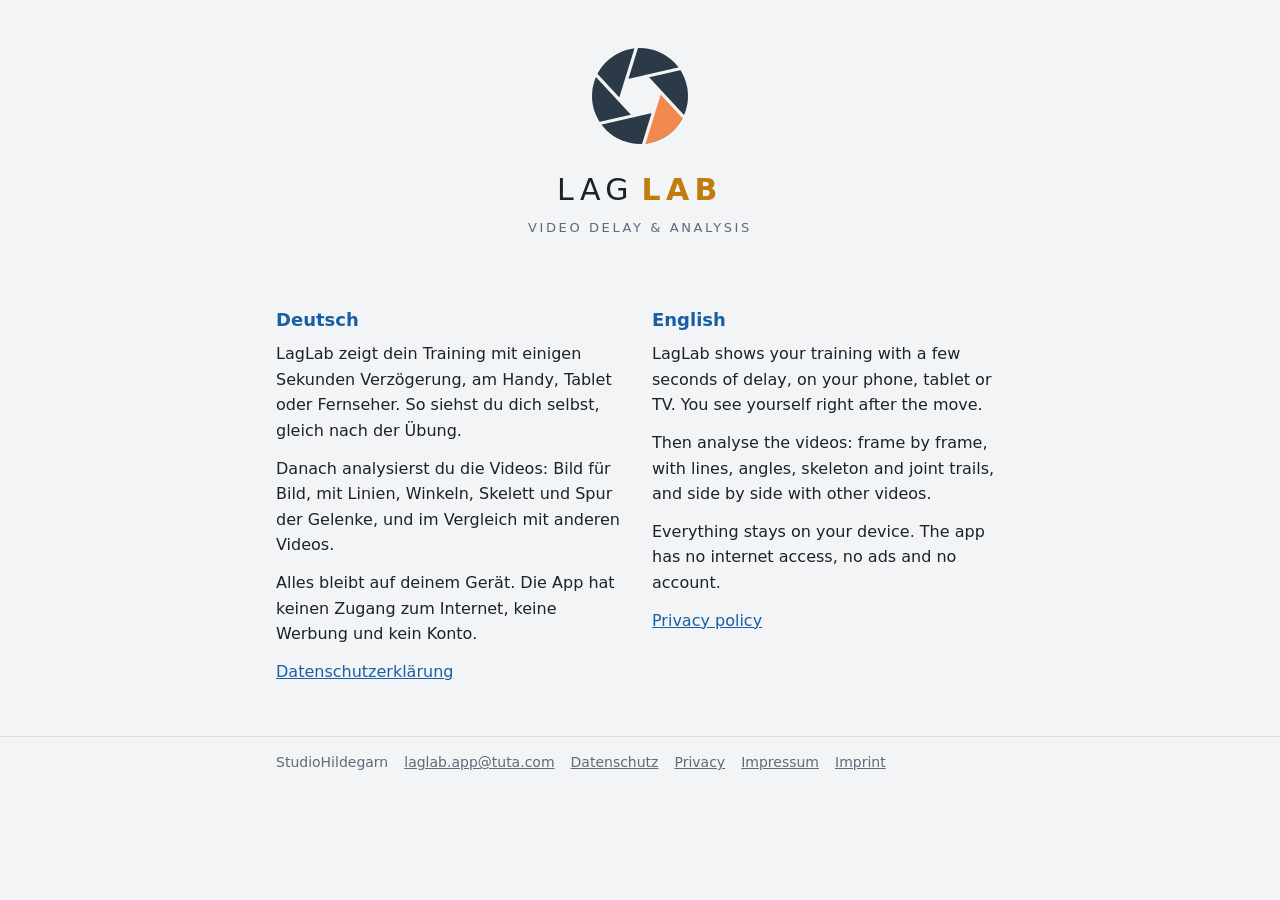
<file: index.html>
<!doctype html>
<html lang="de">
<head>
<meta charset="utf-8">
<meta name="viewport" content="width=device-width, initial-scale=1">
<title>LagLab – Video Delay &amp; Analysis</title>
<meta name="description" content="LagLab zeigt dein Training mit Verzögerung und hilft beim Analysieren. Alles bleibt auf dem Gerät.">
<link rel="stylesheet" href="/site.css">
</head>
<body>
<svg width="0" height="0" style="position:absolute" aria-hidden="true"><defs><mask id="lgCut" maskUnits="userSpaceOnUse" x="0" y="0" width="100" height="100"><rect width="100" height="100" fill="#fff"/><path d="M56.31 29.6 L95.13 71.51 M70.82 45.27 L53.94 99.84 M64.51 65.66 L8.8 78.33 M43.69 70.4 L4.87 28.49 M29.18 54.73 L46.06 0.16 M35.49 34.34 L91.2 21.67" stroke="#000" stroke-width="3.33" stroke-linecap="round"/><path d="M56.31 29.6 L70.82 45.27 L64.51 65.66 L43.69 70.4 L29.18 54.73 L35.49 34.34Z" fill="#000"/></mask><g id="lgAp" mask="url(#lgCut)"><circle cx="50" cy="50" r="50" style="fill:var(--lg-disk)"/><path d="M56.31 29.6 L95.13 71.51 A50 50 0 0 1 53.94 99.84 L70.82 45.27 Z" style="fill:var(--lg-blade)"/></g></defs></svg>
<main>
  <div class="hero">
    <svg class="logo" viewBox="0 0 100 100" aria-hidden="true"><use href="#lgAp"/></svg>
    <span class="name">Lag<b>Lab</b></span>
    <div class="tag">Video Delay &amp; Analysis</div>
  </div>
  <div class="cols">
    <section lang="de">
      <h2>Deutsch</h2>
      <p>LagLab zeigt dein Training mit einigen Sekunden Verzögerung, am Handy, Tablet oder Fernseher. So siehst du dich selbst, gleich nach der Übung.</p>
      <p>Danach analysierst du die Videos: Bild für Bild, mit Linien, Winkeln, Skelett und Spur der Gelenke, und im Vergleich mit anderen Videos.</p>
      <p>Alles bleibt auf deinem Gerät. Die App hat keinen Zugang zum Internet, keine Werbung und kein Konto.</p>
      <p><a href="/datenschutz/">Datenschutzerklärung</a></p>
    </section>
    <section lang="en">
      <h2>English</h2>
      <p>LagLab shows your training with a few seconds of delay, on your phone, tablet or TV. You see yourself right after the move.</p>
      <p>Then analyse the videos: frame by frame, with lines, angles, skeleton and joint trails, and side by side with other videos.</p>
      <p>Everything stays on your device. The app has no internet access, no ads and no account.</p>
      <p><a href="/privacy/">Privacy policy</a></p>
    </section>
  </div>
</main>
<footer><div class="bar">
  <span>StudioHildegarn</span>
  <a href="mailto:laglab.app@tuta.com">laglab.app@tuta.com</a>
  <a href="/datenschutz/">Datenschutz</a>
  <a href="/privacy/">Privacy</a>
  <a href="/impressum/">Impressum</a>
  <a href="/imprint/">Imprint</a>
</div></footer>
</body>
</html>
</file>
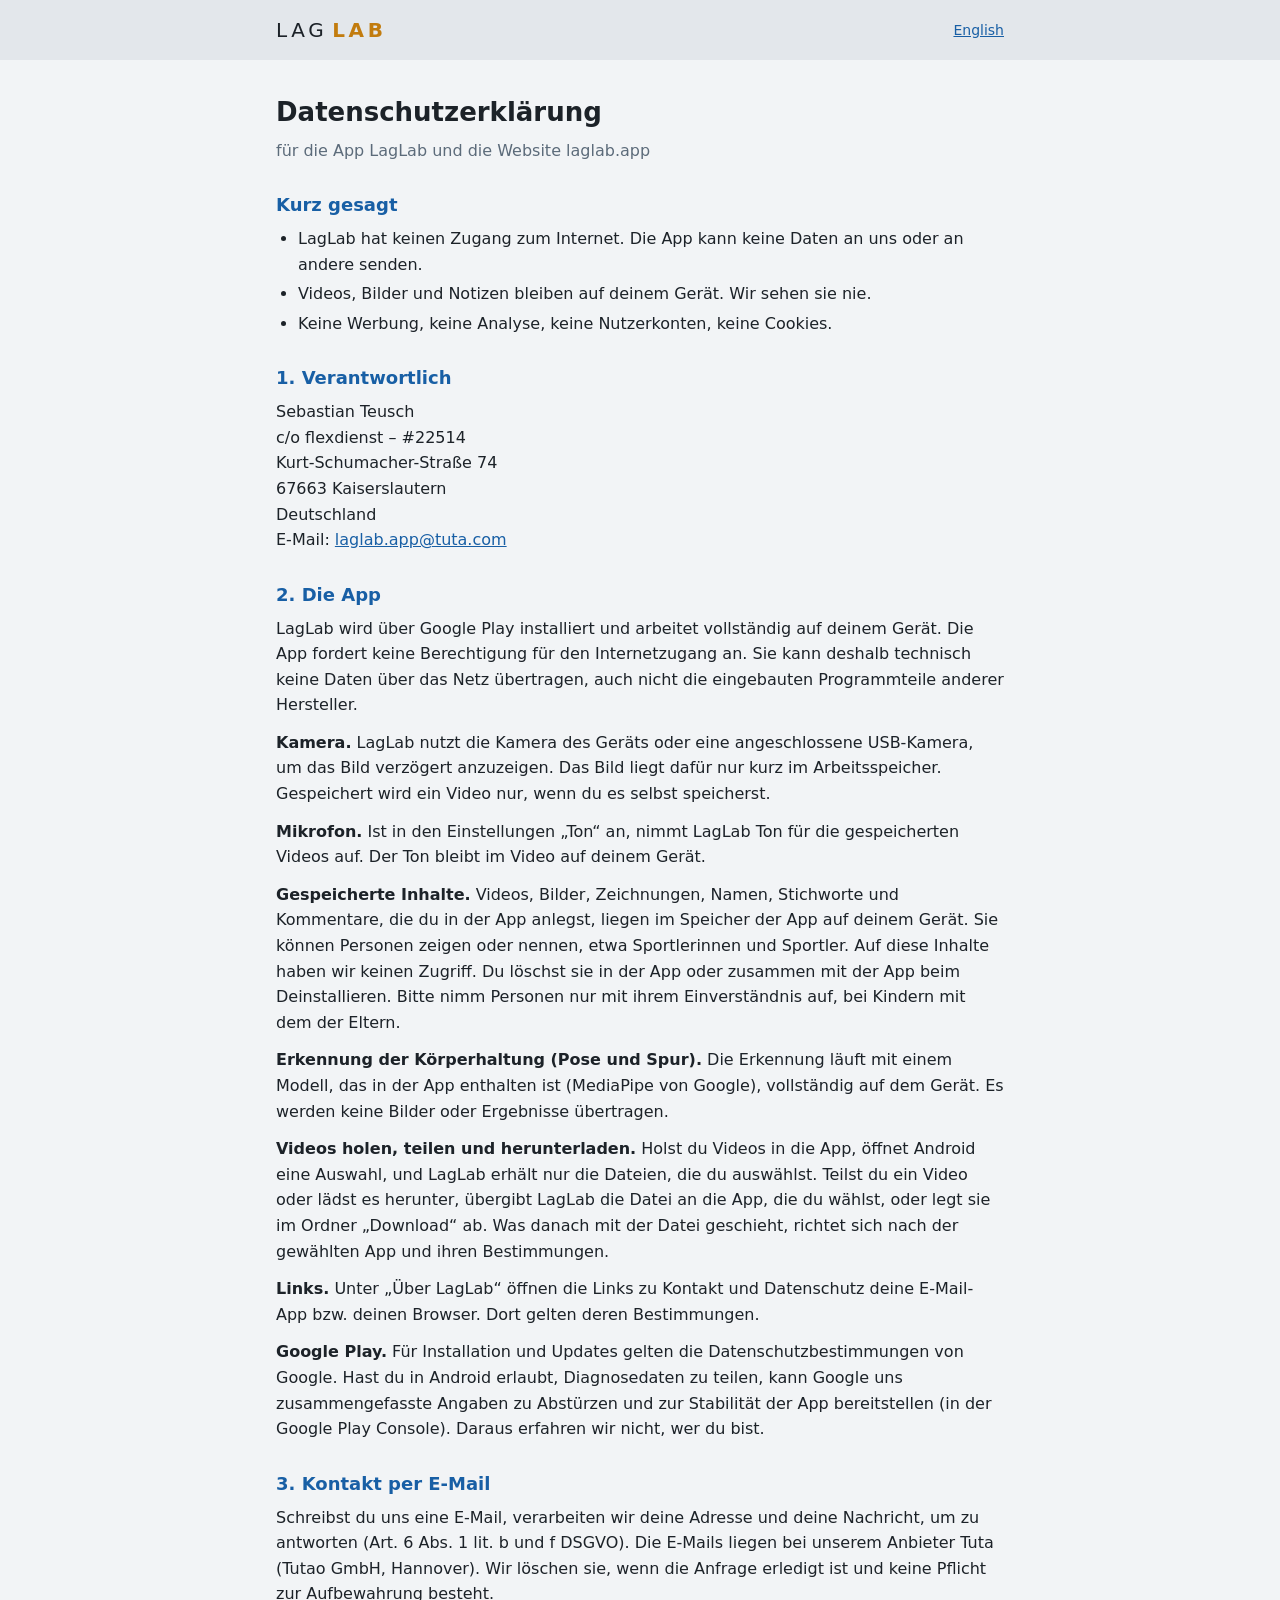
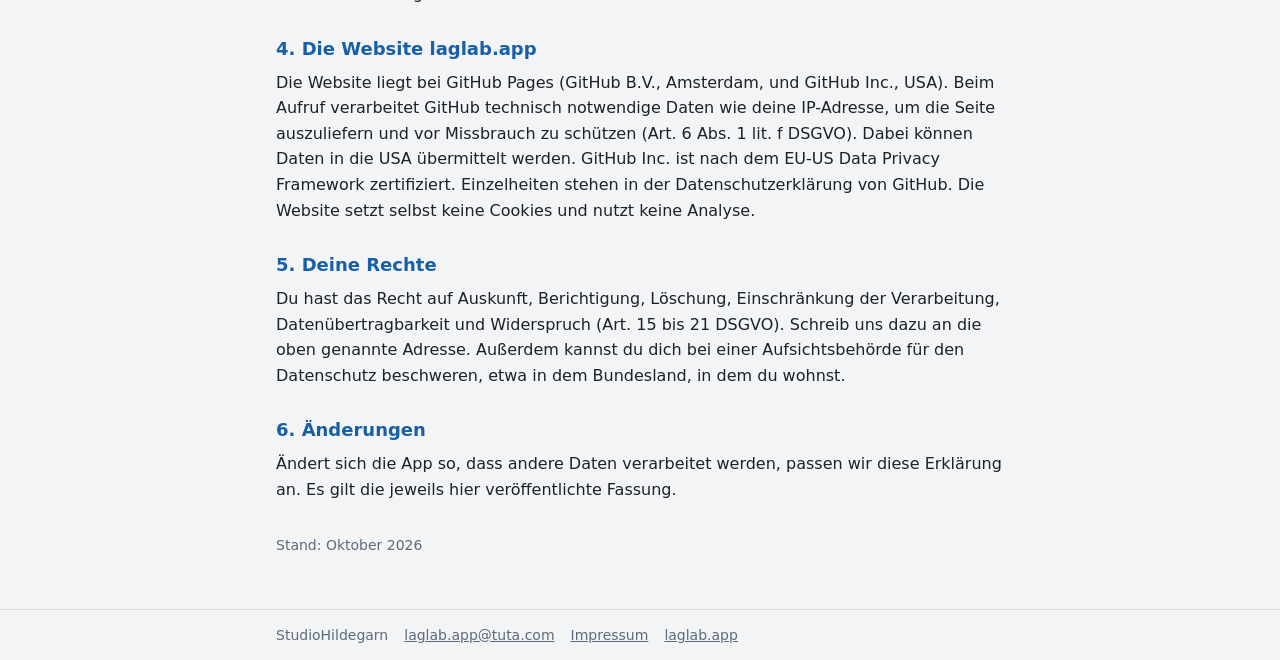
<file: datenschutz/index.html>
<!doctype html>
<html lang="de">
<head>
<meta charset="utf-8">
<meta name="viewport" content="width=device-width, initial-scale=1">
<title>Datenschutzerklärung – LagLab</title>
<link rel="stylesheet" href="/site.css">
</head>
<body>
<header><div class="bar">
  <a class="home" href="/"><span class="name">Lag<b>Lab</b></span></a>
  <a class="lang" href="/privacy/" hreflang="en">English</a>
</div></header>
<main>
<h1>Datenschutzerklärung</h1>
<p class="sub">für die App LagLab und die Website laglab.app</p>

<h2>Kurz gesagt</h2>
<ul>
  <li>LagLab hat keinen Zugang zum Internet. Die App kann keine Daten an uns oder an andere senden.</li>
  <li>Videos, Bilder und Notizen bleiben auf deinem Gerät. Wir sehen sie nie.</li>
  <li>Keine Werbung, keine Analyse, keine Nutzerkonten, keine Cookies.</li>
</ul>

<h2>1. Verantwortlich</h2>
<p>Sebastian Teusch<br>
c/o flexdienst – #22514<br>
Kurt-Schumacher-Straße 74<br>
67663 Kaiserslautern<br>
Deutschland<br>
E-Mail: <a href="mailto:laglab.app@tuta.com">laglab.app@tuta.com</a></p>

<h2>2. Die App</h2>
<p>LagLab wird über Google Play installiert und arbeitet vollständig auf deinem Gerät. Die App fordert keine
Berechtigung für den Internetzugang an. Sie kann deshalb technisch keine Daten über das Netz übertragen, auch nicht
die eingebauten Programmteile anderer Hersteller.</p>

<p><b>Kamera.</b> LagLab nutzt die Kamera des Geräts oder eine angeschlossene USB-Kamera, um das Bild verzögert
anzuzeigen. Das Bild liegt dafür nur kurz im Arbeitsspeicher. Gespeichert wird ein Video nur, wenn du es selbst
speicherst.</p>

<p><b>Mikrofon.</b> Ist in den Einstellungen „Ton“ an, nimmt LagLab Ton für die gespeicherten Videos auf. Der Ton
bleibt im Video auf deinem Gerät.</p>

<p><b>Gespeicherte Inhalte.</b> Videos, Bilder, Zeichnungen, Namen, Stichworte und Kommentare, die du in der App
anlegst, liegen im Speicher der App auf deinem Gerät. Sie können Personen zeigen oder nennen, etwa Sportlerinnen und
Sportler. Auf diese Inhalte haben wir keinen Zugriff. Du löschst sie in der App oder zusammen mit der App beim
Deinstallieren. Bitte nimm Personen nur mit ihrem Einverständnis auf, bei Kindern mit dem der Eltern.</p>

<p><b>Erkennung der Körperhaltung (Pose und Spur).</b> Die Erkennung läuft mit einem Modell, das in der App enthalten
ist (MediaPipe von Google), vollständig auf dem Gerät. Es werden keine Bilder oder Ergebnisse übertragen.</p>

<p><b>Videos holen, teilen und herunterladen.</b> Holst du Videos in die App, öffnet Android eine Auswahl, und LagLab
erhält nur die Dateien, die du auswählst. Teilst du ein Video oder lädst es herunter, übergibt LagLab die Datei an die
App, die du wählst, oder legt sie im Ordner „Download“ ab. Was danach mit der Datei geschieht, richtet sich nach der
gewählten App und ihren Bestimmungen.</p>

<p><b>Links.</b> Unter „Über LagLab“ öffnen die Links zu Kontakt und Datenschutz deine E-Mail-App bzw. deinen
Browser. Dort gelten deren Bestimmungen.</p>

<p><b>Google Play.</b> Für Installation und Updates gelten die Datenschutzbestimmungen von Google. Hast du in Android
erlaubt, Diagnosedaten zu teilen, kann Google uns zusammengefasste Angaben zu Abstürzen und zur Stabilität der App
bereitstellen (in der Google Play Console). Daraus erfahren wir nicht, wer du bist.</p>

<h2>3. Kontakt per E-Mail</h2>
<p>Schreibst du uns eine E-Mail, verarbeiten wir deine Adresse und deine Nachricht, um zu antworten
(Art. 6 Abs. 1 lit. b und f DSGVO). Die E-Mails liegen bei unserem Anbieter Tuta (Tutao GmbH, Hannover). Wir
löschen sie, wenn die Anfrage erledigt ist und keine Pflicht zur Aufbewahrung besteht.</p>

<h2>4. Die Website laglab.app</h2>
<p>Die Website liegt bei GitHub Pages (GitHub B.V., Amsterdam, und GitHub Inc., USA). Beim Aufruf verarbeitet
GitHub technisch notwendige Daten wie deine IP-Adresse, um die Seite auszuliefern und vor Missbrauch zu schützen
(Art. 6 Abs. 1 lit. f DSGVO). Dabei können Daten in die USA übermittelt werden. GitHub Inc. ist nach dem
EU-US Data Privacy Framework zertifiziert. Einzelheiten stehen in der Datenschutzerklärung von GitHub. Die Website
setzt selbst keine Cookies und nutzt keine Analyse.</p>

<h2>5. Deine Rechte</h2>
<p>Du hast das Recht auf Auskunft, Berichtigung, Löschung, Einschränkung der Verarbeitung, Datenübertragbarkeit und
Widerspruch (Art. 15 bis 21 DSGVO). Schreib uns dazu an die oben genannte Adresse. Außerdem kannst du dich bei einer
Aufsichtsbehörde für den Datenschutz beschweren, etwa in dem Bundesland, in dem du wohnst.</p>

<h2>6. Änderungen</h2>
<p>Ändert sich die App so, dass andere Daten verarbeitet werden, passen wir diese Erklärung an. Es gilt die
jeweils hier veröffentlichte Fassung.</p>

<p class="stand">Stand: Oktober 2026</p>
</main>
<footer><div class="bar">
  <span>StudioHildegarn</span>
  <a href="mailto:laglab.app@tuta.com">laglab.app@tuta.com</a>
  <a href="/impressum/">Impressum</a>
  <a href="/">laglab.app</a>
</div></footer>
</body>
</html>
</file>
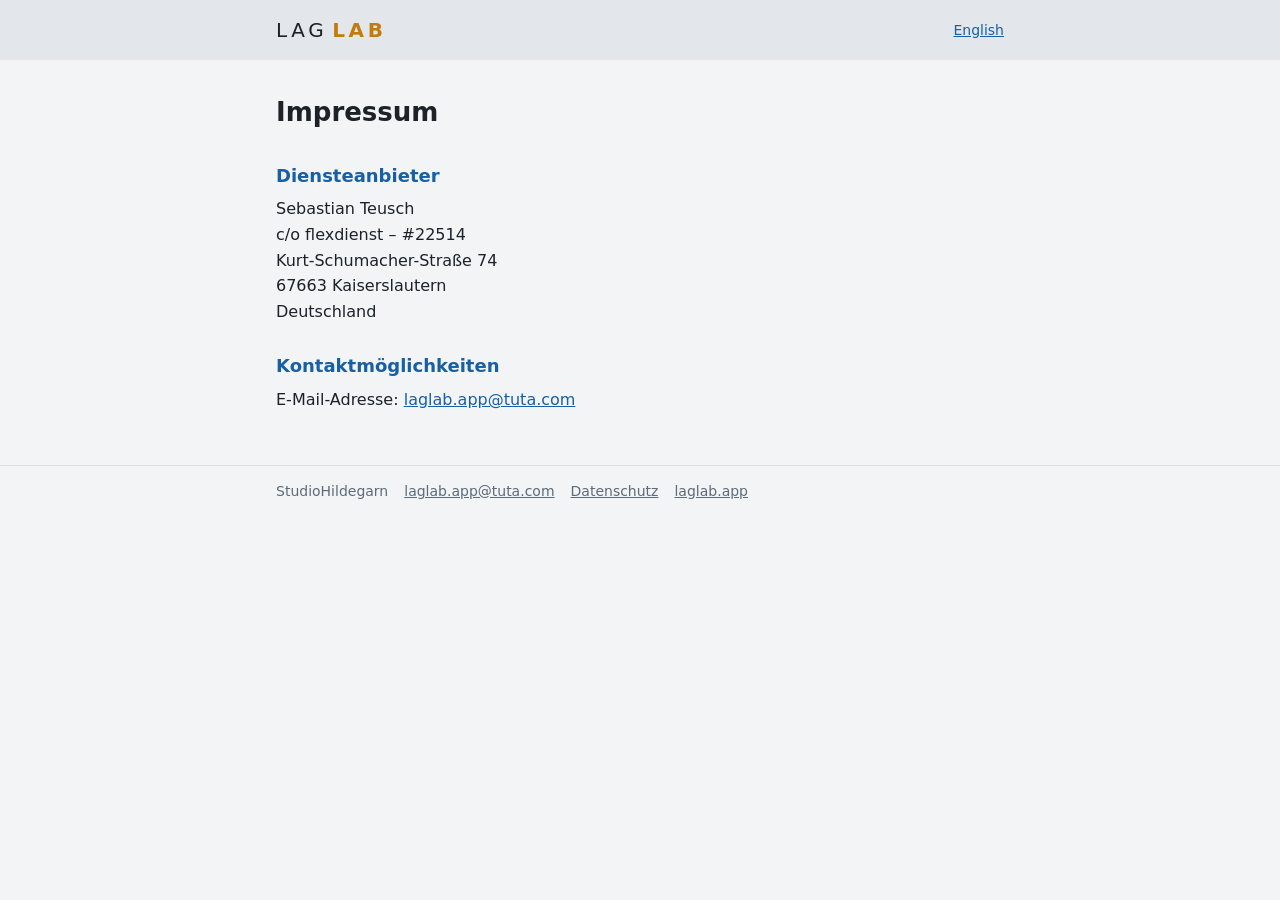
<file: impressum/index.html>
<!doctype html>
<html lang="de">
<head>
<meta charset="utf-8">
<meta name="viewport" content="width=device-width, initial-scale=1">
<title>Impressum – LagLab</title>
<link rel="stylesheet" href="/site.css">
</head>
<body>
<header><div class="bar">
  <a class="home" href="/"><span class="name">Lag<b>Lab</b></span></a>
  <a class="lang" href="/imprint/" hreflang="en">English</a>
</div></header>
<main>
<h1>Impressum</h1>

<h2>Diensteanbieter</h2>
<p>Sebastian Teusch<br>
c/o flexdienst – #22514<br>
Kurt-Schumacher-Straße 74<br>
67663 Kaiserslautern<br>
Deutschland</p>

<h2>Kontaktmöglichkeiten</h2>
<p>E-Mail-Adresse: <a href="mailto:laglab.app@tuta.com">laglab.app@tuta.com</a></p>


</main>
<footer><div class="bar">
  <span>StudioHildegarn</span>
  <a href="mailto:laglab.app@tuta.com">laglab.app@tuta.com</a>
  <a href="/datenschutz/">Datenschutz</a>
  <a href="/">laglab.app</a>
</div></footer>
</body>
</html>
</file>
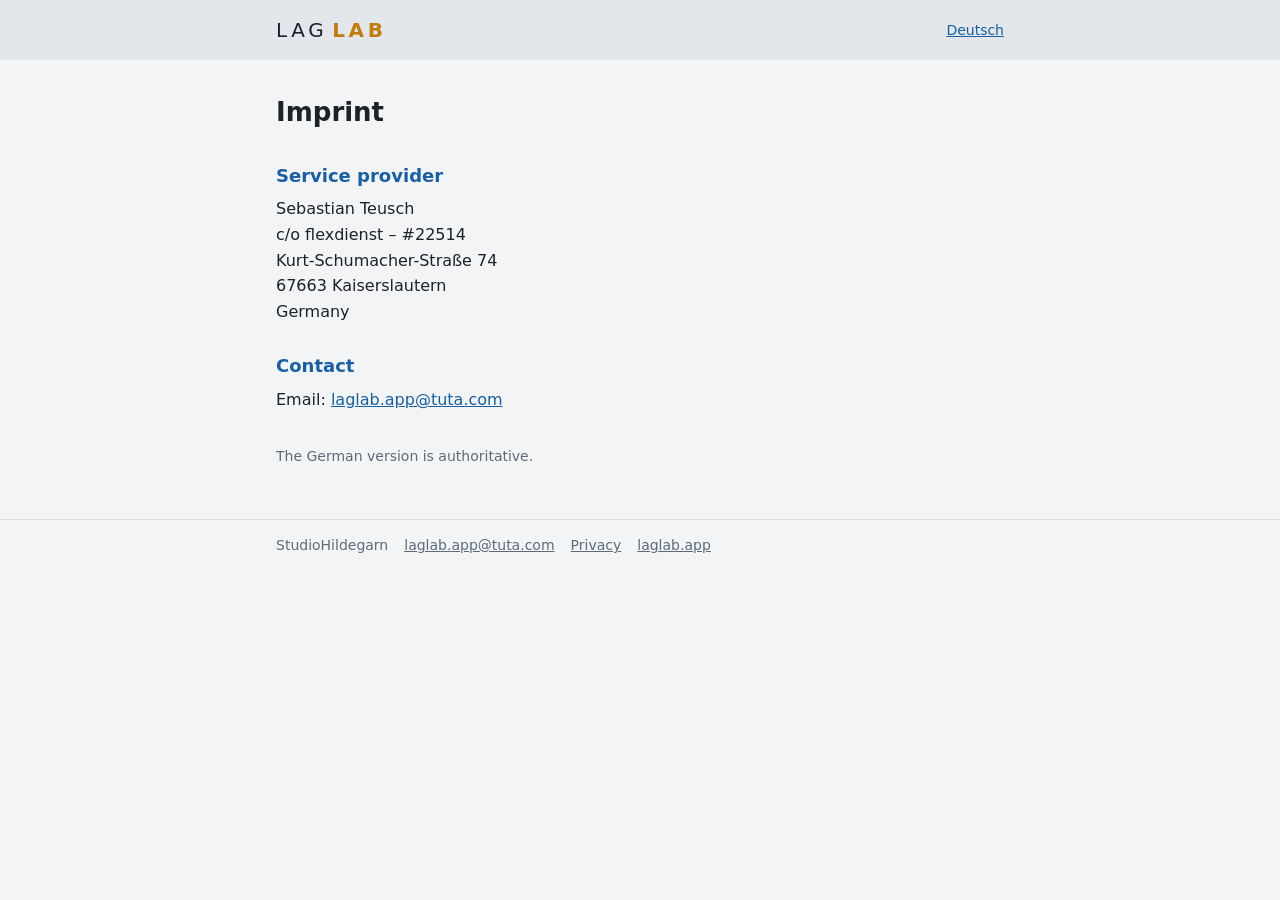
<file: imprint/index.html>
<!doctype html>
<html lang="en">
<head>
<meta charset="utf-8">
<meta name="viewport" content="width=device-width, initial-scale=1">
<title>Imprint – LagLab</title>
<link rel="stylesheet" href="/site.css">
</head>
<body>
<header><div class="bar">
  <a class="home" href="/"><span class="name">Lag<b>Lab</b></span></a>
  <a class="lang" href="/impressum/" hreflang="de">Deutsch</a>
</div></header>
<main>
<h1>Imprint</h1>

<h2>Service provider</h2>
<p>Sebastian Teusch<br>
c/o flexdienst – #22514<br>
Kurt-Schumacher-Straße 74<br>
67663 Kaiserslautern<br>
Germany</p>

<h2>Contact</h2>
<p>Email: <a href="mailto:laglab.app@tuta.com">laglab.app@tuta.com</a></p>

<p class="stand">The German version is authoritative.</p>


</main>
<footer><div class="bar">
  <span>StudioHildegarn</span>
  <a href="mailto:laglab.app@tuta.com">laglab.app@tuta.com</a>
  <a href="/privacy/">Privacy</a>
  <a href="/">laglab.app</a>
</div></footer>
</body>
</html>
</file>
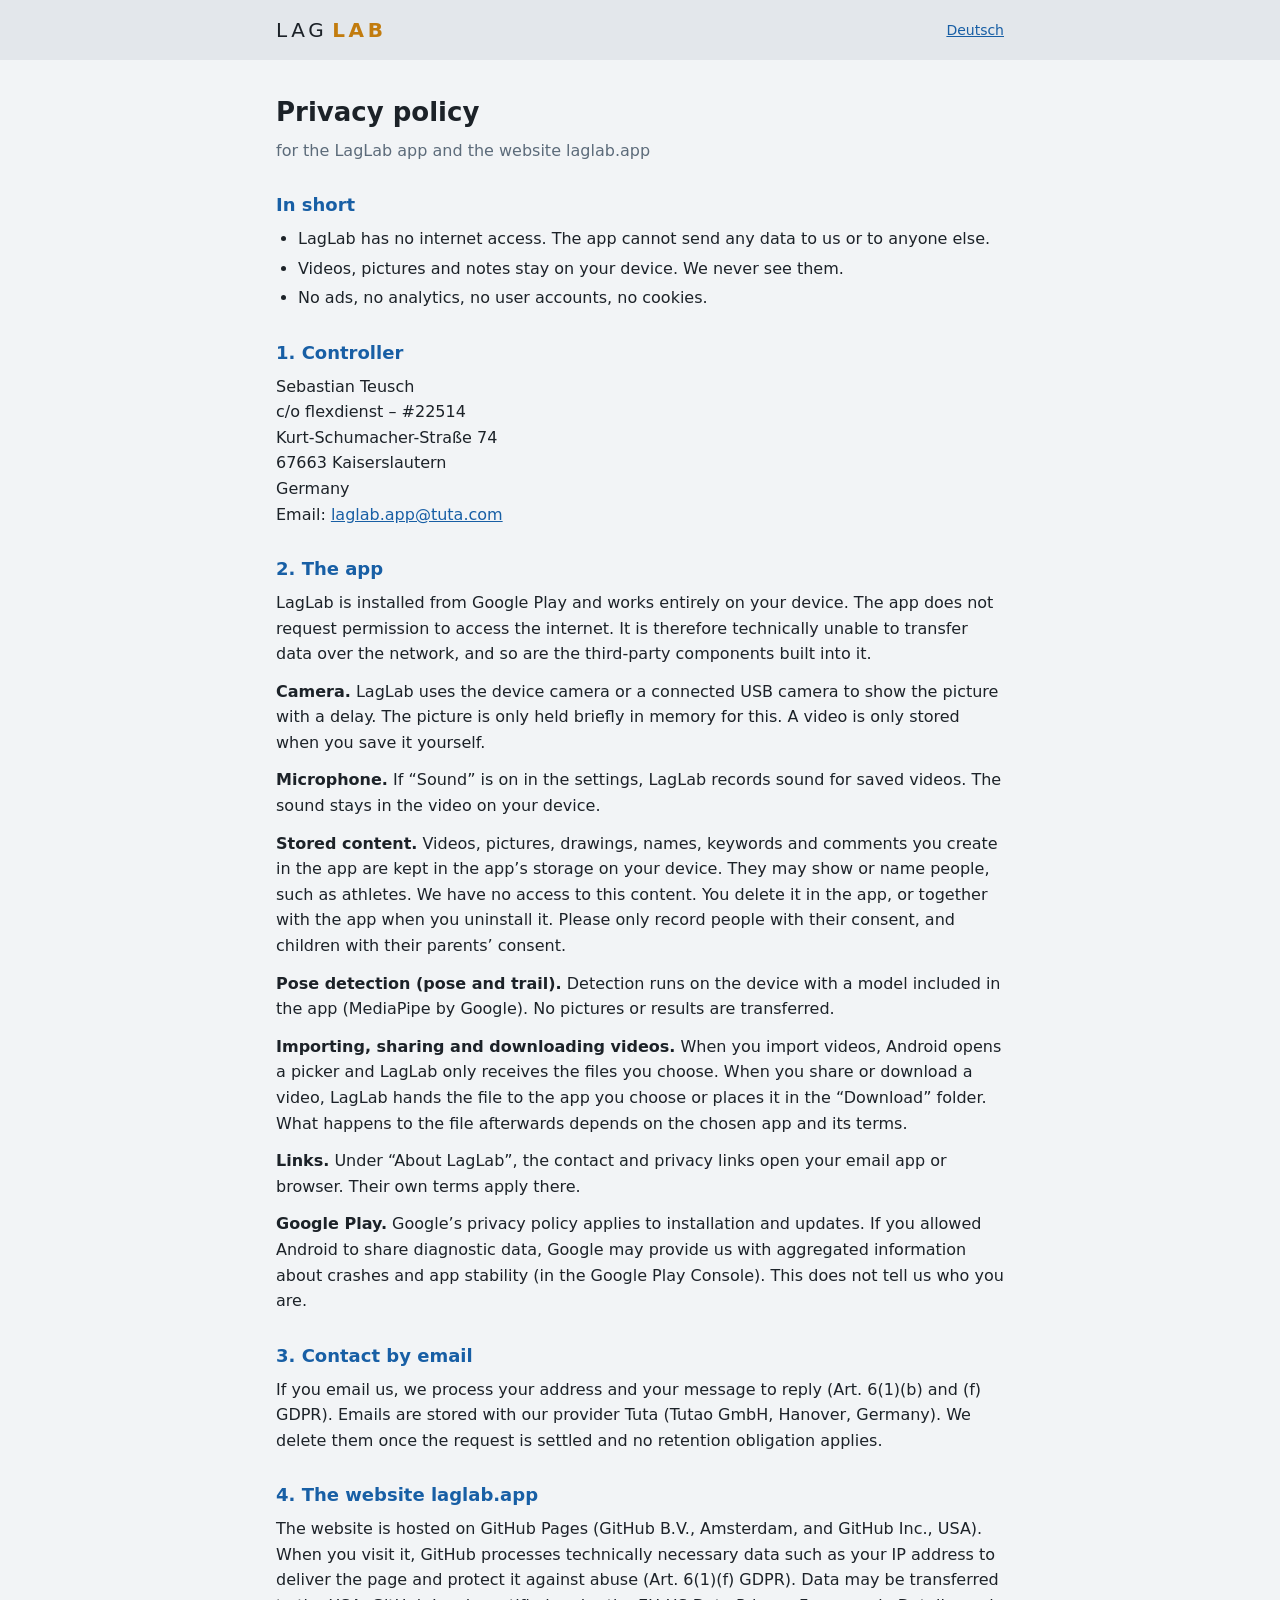
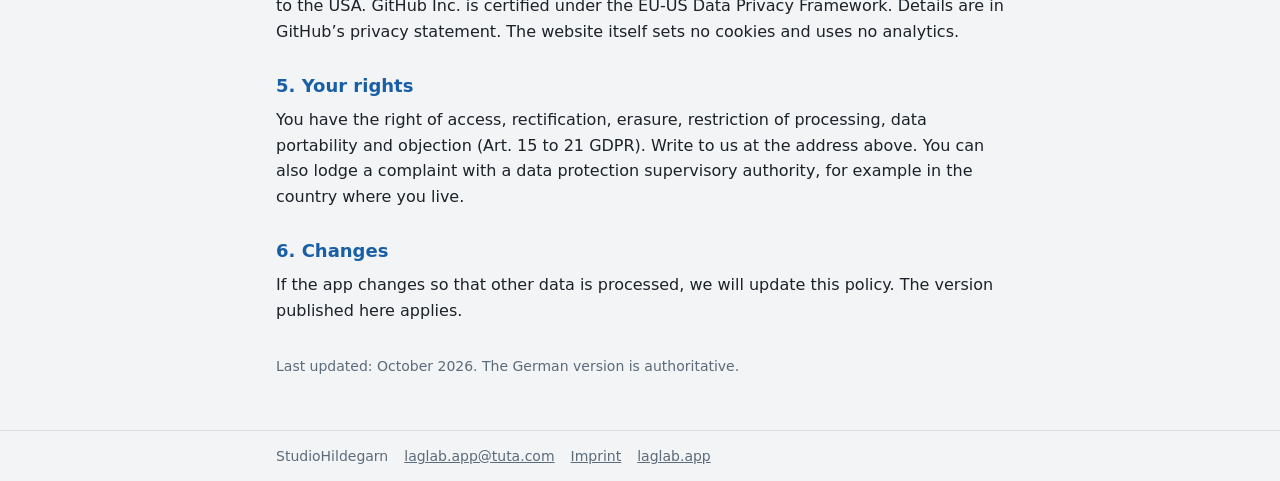
<file: privacy/index.html>
<!doctype html>
<html lang="en">
<head>
<meta charset="utf-8">
<meta name="viewport" content="width=device-width, initial-scale=1">
<title>Privacy policy – LagLab</title>
<link rel="stylesheet" href="/site.css">
</head>
<body>
<header><div class="bar">
  <a class="home" href="/"><span class="name">Lag<b>Lab</b></span></a>
  <a class="lang" href="/datenschutz/" hreflang="de">Deutsch</a>
</div></header>
<main>
<h1>Privacy policy</h1>
<p class="sub">for the LagLab app and the website laglab.app</p>

<h2>In short</h2>
<ul>
  <li>LagLab has no internet access. The app cannot send any data to us or to anyone else.</li>
  <li>Videos, pictures and notes stay on your device. We never see them.</li>
  <li>No ads, no analytics, no user accounts, no cookies.</li>
</ul>

<h2>1. Controller</h2>
<p>Sebastian Teusch<br>
c/o flexdienst – #22514<br>
Kurt-Schumacher-Straße 74<br>
67663 Kaiserslautern<br>
Germany<br>
Email: <a href="mailto:laglab.app@tuta.com">laglab.app@tuta.com</a></p>

<h2>2. The app</h2>
<p>LagLab is installed from Google Play and works entirely on your device. The app does not request permission to
access the internet. It is therefore technically unable to transfer data over the network, and so are the
third-party components built into it.</p>

<p><b>Camera.</b> LagLab uses the device camera or a connected USB camera to show the picture with a delay. The
picture is only held briefly in memory for this. A video is only stored when you save it yourself.</p>

<p><b>Microphone.</b> If “Sound” is on in the settings, LagLab records sound for saved videos. The sound stays in
the video on your device.</p>

<p><b>Stored content.</b> Videos, pictures, drawings, names, keywords and comments you create in the app are kept
in the app’s storage on your device. They may show or name people, such as athletes. We have no access to this
content. You delete it in the app, or together with the app when you uninstall it. Please only record people with
their consent, and children with their parents’ consent.</p>

<p><b>Pose detection (pose and trail).</b> Detection runs on the device with a model included in the app
(MediaPipe by Google). No pictures or results are transferred.</p>

<p><b>Importing, sharing and downloading videos.</b> When you import videos, Android opens a picker and LagLab only
receives the files you choose. When you share or download a video, LagLab hands the file to the app you choose or
places it in the “Download” folder. What happens to the file afterwards depends on the chosen app and its terms.</p>

<p><b>Links.</b> Under “About LagLab”, the contact and privacy links open your email app or browser. Their own
terms apply there.</p>

<p><b>Google Play.</b> Google’s privacy policy applies to installation and updates. If you allowed Android to share
diagnostic data, Google may provide us with aggregated information about crashes and app stability (in the Google
Play Console). This does not tell us who you are.</p>

<h2>3. Contact by email</h2>
<p>If you email us, we process your address and your message to reply (Art. 6(1)(b) and (f) GDPR). Emails are
stored with our provider Tuta (Tutao GmbH, Hanover, Germany). We delete them once the request is settled and no
retention obligation applies.</p>

<h2>4. The website laglab.app</h2>
<p>The website is hosted on GitHub Pages (GitHub B.V., Amsterdam, and GitHub Inc., USA). When you visit it, GitHub
processes technically necessary data such as your IP address to deliver the page and protect it against abuse
(Art. 6(1)(f) GDPR). Data may be transferred to the USA. GitHub Inc. is certified under the EU-US Data Privacy
Framework. Details are in GitHub’s privacy statement. The website itself sets no cookies and uses no analytics.</p>

<h2>5. Your rights</h2>
<p>You have the right of access, rectification, erasure, restriction of processing, data portability and objection
(Art. 15 to 21 GDPR). Write to us at the address above. You can also lodge a complaint with a data protection
supervisory authority, for example in the country where you live.</p>

<h2>6. Changes</h2>
<p>If the app changes so that other data is processed, we will update this policy. The version published here
applies.</p>

<p class="stand">Last updated: October 2026. The German version is authoritative.</p>
</main>
<footer><div class="bar">
  <span>StudioHildegarn</span>
  <a href="mailto:laglab.app@tuta.com">laglab.app@tuta.com</a>
  <a href="/imprint/">Imprint</a>
  <a href="/">laglab.app</a>
</div></footer>
</body>
</html>
</file>
<file: site.css>
/* laglab.app: Farben wie die App im Modus Blau, im hellen Systemmodus wie Hell */
:root {
  --bg: #384c60; --band: #2c3a47; --fg: #e8edf2; --mut: #93a5b6; --acc: #85b7eb; --lab: #f5a623; --line: rgba(255, 255, 255, 0.12);
  --lg-disk: #f9f6ee; --lg-blade: #ef8a4c;
}
@media (prefers-color-scheme: light) {
  :root { --bg: #f2f4f6; --band: #e3e7eb; --fg: #1c2228; --mut: #5c6b7a; --acc: #185fa5; --lab: #c27c0e; --line: rgba(0, 0, 0, 0.1); --lg-disk: #2c3a47; }
}
* { box-sizing: border-box; }
html { -webkit-text-size-adjust: 100%; }
body { margin: 0; background: var(--bg); color: var(--fg); font: 16px/1.6 system-ui, Roboto, "Segoe UI", sans-serif; }
a { color: var(--acc); }
header { background: var(--band); }
.bar { max-width: 760px; margin: 0 auto; padding: 14px 16px; display: flex; align-items: center; gap: 12px; }
.bar a.home { display: flex; align-items: center; gap: 12px; color: var(--fg); text-decoration: none; }
.logo { width: 40px; height: 40px; flex: none; }
.name { font-size: 20px; letter-spacing: 0.18em; text-transform: uppercase; font-weight: 300; }
.name b { color: var(--lab); font-weight: 600; margin-left: 0.25em; }
.bar .lang { margin-left: auto; font-size: 14px; }
main { max-width: 760px; margin: 0 auto; padding: 8px 16px 40px; }
h1 { font-size: 26px; font-weight: 650; margin: 24px 0 8px; }
h2 { font-size: 18px; font-weight: 650; margin: 28px 0 6px; color: var(--acc); }
p, ul { margin: 0 0 12px; }
ul { padding-left: 22px; }
li { margin-bottom: 4px; }
.sub { color: var(--mut); margin-top: -4px; }
.hero { text-align: center; padding: 40px 0 16px; }
.hero .logo { width: 96px; height: 96px; }
.hero .name { display: block; font-size: 30px; margin-top: 14px; }
.hero .tag { color: var(--mut); letter-spacing: 0.2em; text-transform: uppercase; font-size: 13px; margin-top: 4px; }
.cols { display: grid; grid-template-columns: repeat(auto-fit, minmax(260px, 1fr)); gap: 24px; margin-top: 24px; }
.stand { color: var(--mut); font-size: 14px; margin-top: 32px; }
footer { border-top: 1px solid var(--line); }
footer .bar { font-size: 14px; color: var(--mut); flex-wrap: wrap; gap: 6px 16px; }
footer a { color: var(--mut); }
/* Platzhalter, die vor dem Veröffentlichen ersetzt werden müssen */
.todo { background: #ffd21f; color: #1c2228; padding: 0 4px; border-radius: 3px; font-weight: 600; }
</file>
